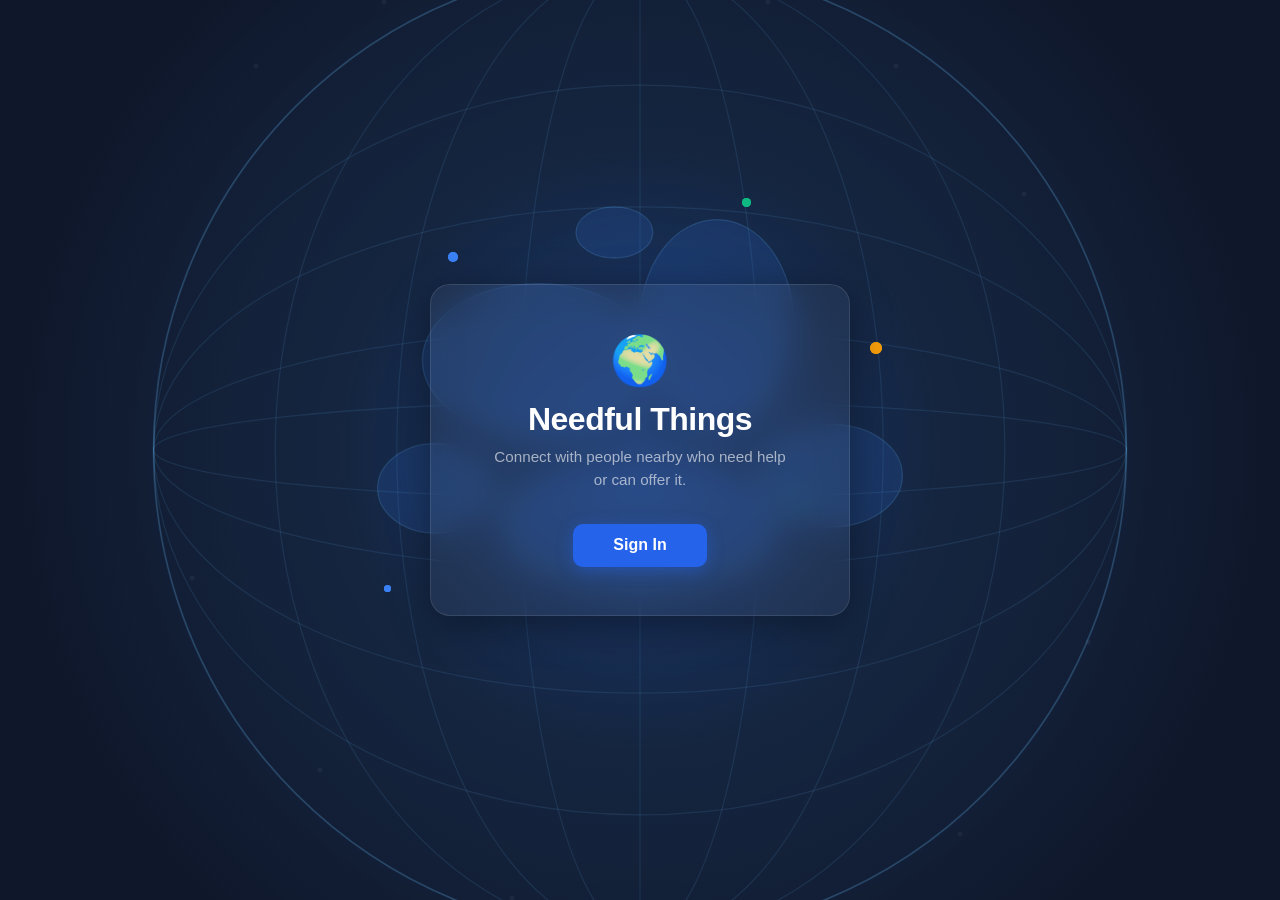
<file: static/index.html>
<!DOCTYPE html>
<html lang="en">
<head>
  <meta charset="UTF-8" />
  <meta name="viewport" content="width=device-width, initial-scale=1.0"/>
  <title>Needful Things</title>
  <style>
    * { box-sizing: border-box; margin: 0; padding: 0; }

    body {
      font-family: 'Segoe UI', sans-serif;
      height: 100vh;
      display: flex;
      align-items: center;
      justify-content: center;
      overflow: hidden;
      background: #0f172a;
      color: white;
    }

    /* Animated globe background */
    .globe-bg {
      position: fixed;
      inset: 0;
      z-index: 0;
      overflow: hidden;
    }
    .globe-bg svg {
      width: 100%;
      height: 100%;
    }

    /* Radial glow behind globe */
    .glow {
      position: fixed;
      width: 600px;
      height: 600px;
      border-radius: 50%;
      background: radial-gradient(circle, rgba(37,99,235,0.25) 0%, transparent 70%);
      top: 50%;
      left: 50%;
      transform: translate(-50%, -50%);
      z-index: 0;
      animation: pulse 4s ease-in-out infinite;
    }
    @keyframes pulse {
      0%, 100% { transform: translate(-50%, -50%) scale(1); opacity: 0.7; }
      50% { transform: translate(-50%, -50%) scale(1.08); opacity: 1; }
    }

    /* Floating pin dots */
    .pin {
      position: fixed;
      border-radius: 50%;
      z-index: 1;
      animation: float 6s ease-in-out infinite;
    }
    .pin::after {
      content: '';
      display: block;
      width: 100%;
      height: 100%;
      border-radius: 50%;
      background: inherit;
      animation: ripple 3s ease-out infinite;
    }
    @keyframes float {
      0%, 100% { transform: translateY(0); }
      50% { transform: translateY(-10px); }
    }
    @keyframes ripple {
      0% { transform: scale(1); opacity: 0.6; }
      100% { transform: scale(3); opacity: 0; }
    }

    /* Card */
    .card {
      position: relative;
      z-index: 10;
      text-align: center;
      background: rgba(255,255,255,0.05);
      border: 1px solid rgba(255,255,255,0.1);
      backdrop-filter: blur(16px);
      border-radius: 20px;
      padding: 3rem 3.5rem;
      max-width: 420px;
      width: 90%;
      box-shadow: 0 8px 40px rgba(0,0,0,0.4);
    }
    .card .icon { font-size: 3rem; margin-bottom: 0.75rem; }
    .card h1 { font-size: 2rem; font-weight: 700; letter-spacing: -0.5px; margin-bottom: 0.5rem; }
    .card p { color: rgba(255,255,255,0.6); font-size: 0.95rem; margin-bottom: 2rem; line-height: 1.5; }
    .btn {
      display: inline-block;
      padding: 0.8rem 2.5rem;
      background: #2563eb;
      color: white;
      text-decoration: none;
      border-radius: 10px;
      font-size: 1rem;
      font-weight: 600;
      transition: background 0.2s, transform 0.15s;
      box-shadow: 0 4px 16px rgba(37,99,235,0.4);
    }
    .btn:hover { background: #1d4ed8; transform: translateY(-1px); }
  </style>
</head>
<body>

  <!-- Globe SVG background -->
  <div class="globe-bg">
    <svg viewBox="0 0 1000 1000" preserveAspectRatio="xMidYMid slice" xmlns="http://www.w3.org/2000/svg">
      <defs>
        <radialGradient id="bgGrad" cx="50%" cy="50%" r="50%">
          <stop offset="0%" stop-color="#1e3a5f" stop-opacity="0.6"/>
          <stop offset="100%" stop-color="#0f172a" stop-opacity="1"/>
        </radialGradient>
      </defs>
      <rect width="1000" height="1000" fill="url(#bgGrad)"/>

      <!-- Latitude lines -->
      <g stroke="rgba(99,179,237,0.12)" stroke-width="1" fill="none">
        <ellipse cx="500" cy="500" rx="380" ry="380"/>
        <ellipse cx="500" cy="500" rx="380" ry="285"/>
        <ellipse cx="500" cy="500" rx="380" ry="190"/>
        <ellipse cx="500" cy="500" rx="380" ry="95"/>
        <ellipse cx="500" cy="500" rx="380" ry="38"/>
        <!-- Longitude lines -->
        <ellipse cx="500" cy="500" rx="95" ry="380"/>
        <ellipse cx="500" cy="500" rx="190" ry="380"/>
        <ellipse cx="500" cy="500" rx="285" ry="380"/>
        <line x1="500" y1="120" x2="500" y2="880"/>
      </g>

      <!-- Outer circle -->
      <circle cx="500" cy="500" r="380" stroke="rgba(99,179,237,0.18)" stroke-width="1.5" fill="none"/>

      <!-- Continent blobs (simplified) -->
      <g fill="rgba(59,130,246,0.15)" stroke="rgba(99,179,237,0.2)" stroke-width="1">
        <ellipse cx="420" cy="430" rx="90" ry="60"/>
        <ellipse cx="560" cy="400" rx="60" ry="80"/>
        <ellipse cx="500" cy="560" rx="110" ry="50"/>
        <ellipse cx="340" cy="530" rx="45" ry="35"/>
        <ellipse cx="650" cy="520" rx="55" ry="40"/>
        <ellipse cx="480" cy="330" rx="30" ry="20"/>
      </g>

      <!-- Subtle dot grid -->
      <g fill="rgba(148,163,184,0.08)">
        <circle cx="200" cy="200" r="2"/><circle cx="300" cy="150" r="2"/><circle cx="700" cy="200" r="2"/>
        <circle cx="800" cy="300" r="2"/><circle cx="150" cy="600" r="2"/><circle cx="850" cy="650" r="2"/>
        <circle cx="250" cy="750" r="2"/><circle cx="750" cy="800" r="2"/><circle cx="600" cy="150" r="2"/>
        <circle cx="400" cy="850" r="2"/>
      </g>
    </svg>
  </div>

  <div class="glow"></div>

  <!-- Floating pin dots -->
  <div class="pin" style="width:10px;height:10px;background:#3b82f6;top:28%;left:35%;animation-delay:0s"></div>
  <div class="pin" style="width:8px;height:8px;background:#10b981;top:55%;left:62%;animation-delay:1.5s"></div>
  <div class="pin" style="width:12px;height:12px;background:#f59e0b;top:38%;left:68%;animation-delay:0.8s"></div>
  <div class="pin" style="width:7px;height:7px;background:#3b82f6;top:65%;left:30%;animation-delay:2.2s"></div>
  <div class="pin" style="width:9px;height:9px;background:#10b981;top:22%;left:58%;animation-delay:3s"></div>

  <div class="card">
    <div class="icon">🌍</div>
    <h1>Needful Things</h1>
    <p>Connect with people nearby who need help or can offer it.</p>
    <a class="btn" href="https://dybar52ziekaj.cloudfront.net/login">Sign In</a>
  </div>

</body>
</html>
</file>
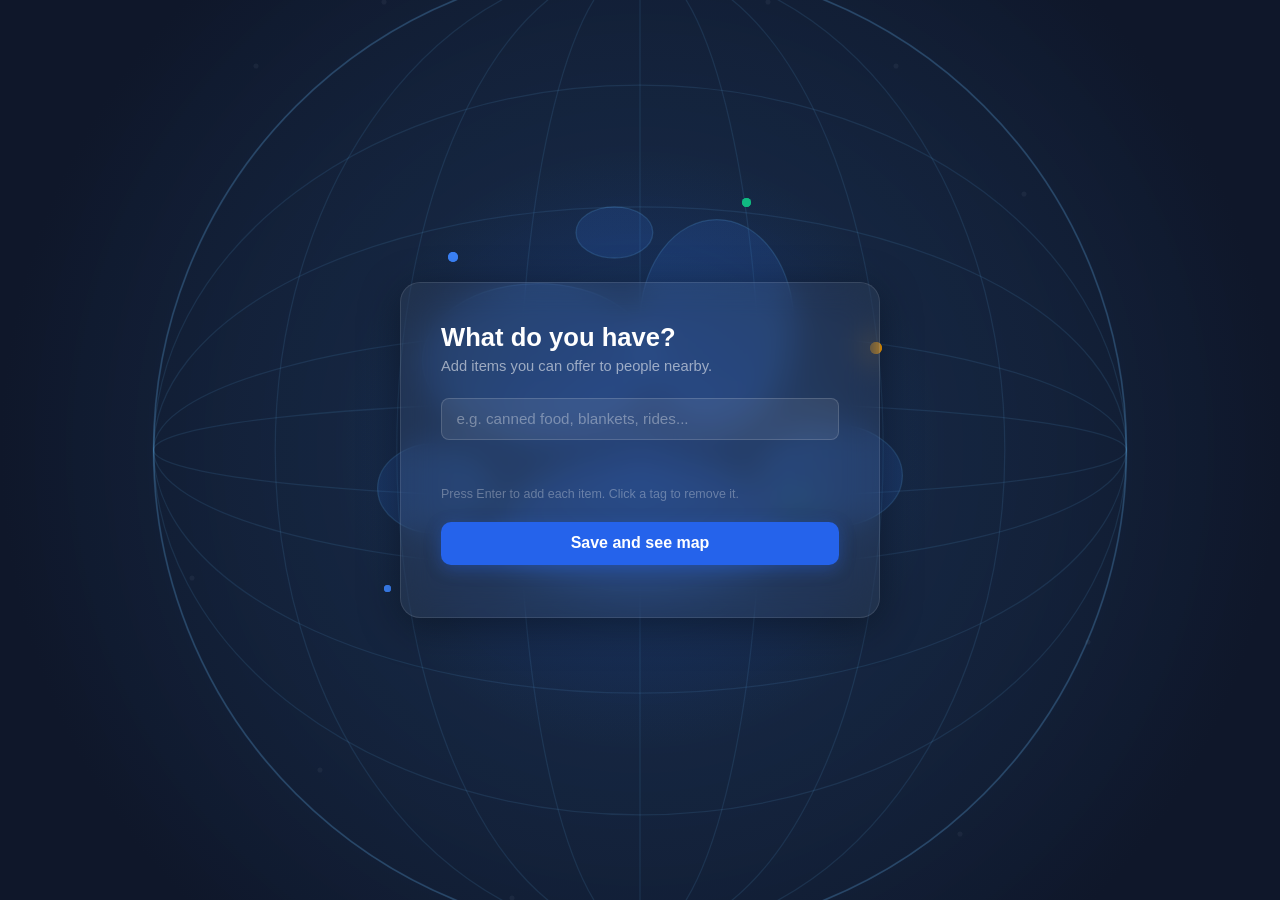
<file: static/resources.html>
<!DOCTYPE html>
<html lang="en">
<head>
  <meta charset="UTF-8"/>
  <meta name="viewport" content="width=device-width, initial-scale=1.0"/>
  <title>Your Resources</title>
  <style>
    * { box-sizing: border-box; margin: 0; padding: 0; }

    body {
      font-family: 'Segoe UI', sans-serif;
      min-height: 100vh;
      display: flex;
      align-items: center;
      justify-content: center;
      overflow: hidden;
      background: #0f172a;
      color: white;
      padding: 1rem;
    }

    .globe-bg {
      position: fixed;
      inset: 0;
      z-index: 0;
      overflow: hidden;
    }
    .globe-bg svg { width: 100%; height: 100%; }

    .glow {
      position: fixed;
      width: 600px; height: 600px;
      border-radius: 50%;
      background: radial-gradient(circle, rgba(37,99,235,0.25) 0%, transparent 70%);
      top: 50%; left: 50%;
      transform: translate(-50%, -50%);
      z-index: 0;
      animation: pulse 4s ease-in-out infinite;
    }
    @keyframes pulse {
      0%, 100% { transform: translate(-50%, -50%) scale(1); opacity: 0.7; }
      50% { transform: translate(-50%, -50%) scale(1.08); opacity: 1; }
    }

    .pin {
      position: fixed;
      border-radius: 50%;
      z-index: 1;
      animation: float 6s ease-in-out infinite;
    }
    .pin::after {
      content: '';
      display: block;
      width: 100%; height: 100%;
      border-radius: 50%;
      background: inherit;
      animation: ripple 3s ease-out infinite;
    }
    @keyframes float {
      0%, 100% { transform: translateY(0); }
      50% { transform: translateY(-10px); }
    }
    @keyframes ripple {
      0% { transform: scale(1); opacity: 0.6; }
      100% { transform: scale(3); opacity: 0; }
    }

    .card {
      position: relative;
      z-index: 10;
      background: rgba(255,255,255,0.05);
      border: 1px solid rgba(255,255,255,0.1);
      backdrop-filter: blur(16px);
      border-radius: 20px;
      padding: 2.5rem 2.5rem;
      max-width: 480px;
      width: 100%;
      box-shadow: 0 8px 40px rgba(0,0,0,0.4);
    }

    .card h1 { font-size: 1.6rem; font-weight: 700; margin-bottom: 0.4rem; }
    .card > p { color: rgba(255,255,255,0.55); font-size: 0.92rem; margin-bottom: 1.5rem; }

    input[type=text] {
      width: 100%;
      padding: 0.7rem 0.9rem;
      background: rgba(255,255,255,0.08);
      border: 1px solid rgba(255,255,255,0.15);
      border-radius: 8px;
      font-size: 0.95rem;
      color: white;
      outline: none;
      margin-bottom: 0.5rem;
      transition: border-color 0.2s;
    }
    input[type=text]::placeholder { color: rgba(255,255,255,0.35); }
    input[type=text]:focus { border-color: #3b82f6; }

    .tags { margin-bottom: 0.75rem; min-height: 1.5rem; }
    .tag {
      display: inline-block;
      background: rgba(59,130,246,0.25);
      color: #93c5fd;
      border: 1px solid rgba(59,130,246,0.4);
      padding: 0.25rem 0.7rem;
      border-radius: 20px;
      margin: 0.2rem;
      font-size: 0.82rem;
      cursor: pointer;
      transition: background 0.15s;
    }
    .tag:hover { background: rgba(59,130,246,0.4); }

    small { color: rgba(255,255,255,0.3); font-size: 0.78rem; }

    .btn {
      width: 100%;
      padding: 0.8rem;
      border: none;
      border-radius: 10px;
      font-size: 1rem;
      font-weight: 600;
      cursor: pointer;
      margin-top: 1.25rem;
      transition: background 0.2s, transform 0.15s, opacity 0.2s;
      background: #2563eb;
      color: white;
      box-shadow: 0 4px 16px rgba(37,99,235,0.35);
    }
    .btn:hover:not(:disabled) { background: #1d4ed8; transform: translateY(-1px); }
    .btn:disabled { opacity: 0.4; cursor: not-allowed; }

    #status { margin-top: 0.75rem; color: #4ade80; text-align: center; font-size: 0.9rem; }
  </style>
</head>
<body>

  <div class="globe-bg">
    <svg viewBox="0 0 1000 1000" preserveAspectRatio="xMidYMid slice" xmlns="http://www.w3.org/2000/svg">
      <defs>
        <radialGradient id="bgGrad" cx="50%" cy="50%" r="50%">
          <stop offset="0%" stop-color="#1e3a5f" stop-opacity="0.6"/>
          <stop offset="100%" stop-color="#0f172a" stop-opacity="1"/>
        </radialGradient>
      </defs>
      <rect width="1000" height="1000" fill="url(#bgGrad)"/>
      <g stroke="rgba(99,179,237,0.12)" stroke-width="1" fill="none">
        <ellipse cx="500" cy="500" rx="380" ry="380"/>
        <ellipse cx="500" cy="500" rx="380" ry="285"/>
        <ellipse cx="500" cy="500" rx="380" ry="190"/>
        <ellipse cx="500" cy="500" rx="380" ry="95"/>
        <ellipse cx="500" cy="500" rx="380" ry="38"/>
        <ellipse cx="500" cy="500" rx="95" ry="380"/>
        <ellipse cx="500" cy="500" rx="190" ry="380"/>
        <ellipse cx="500" cy="500" rx="285" ry="380"/>
        <line x1="500" y1="120" x2="500" y2="880"/>
      </g>
      <circle cx="500" cy="500" r="380" stroke="rgba(99,179,237,0.18)" stroke-width="1.5" fill="none"/>
      <g fill="rgba(59,130,246,0.15)" stroke="rgba(99,179,237,0.2)" stroke-width="1">
        <ellipse cx="420" cy="430" rx="90" ry="60"/>
        <ellipse cx="560" cy="400" rx="60" ry="80"/>
        <ellipse cx="500" cy="560" rx="110" ry="50"/>
        <ellipse cx="340" cy="530" rx="45" ry="35"/>
        <ellipse cx="650" cy="520" rx="55" ry="40"/>
        <ellipse cx="480" cy="330" rx="30" ry="20"/>
      </g>
      <g fill="rgba(148,163,184,0.08)">
        <circle cx="200" cy="200" r="2"/><circle cx="300" cy="150" r="2"/><circle cx="700" cy="200" r="2"/>
        <circle cx="800" cy="300" r="2"/><circle cx="150" cy="600" r="2"/><circle cx="850" cy="650" r="2"/>
        <circle cx="250" cy="750" r="2"/><circle cx="750" cy="800" r="2"/><circle cx="600" cy="150" r="2"/>
        <circle cx="400" cy="850" r="2"/>
      </g>
    </svg>
  </div>

  <div class="glow"></div>

  <div class="pin" style="width:10px;height:10px;background:#3b82f6;top:28%;left:35%;animation-delay:0s"></div>
  <div class="pin" style="width:8px;height:8px;background:#10b981;top:55%;left:62%;animation-delay:1.5s"></div>
  <div class="pin" style="width:12px;height:12px;background:#f59e0b;top:38%;left:68%;animation-delay:0.8s"></div>
  <div class="pin" style="width:7px;height:7px;background:#3b82f6;top:65%;left:30%;animation-delay:2.2s"></div>
  <div class="pin" style="width:9px;height:9px;background:#10b981;top:22%;left:58%;animation-delay:3s"></div>

  <div class="card">
    <h1 id="title">What do you have?</h1>
    <p id="subtitle">Add items you can offer to people nearby.</p>
    <input type="text" id="itemInput" placeholder="e.g. canned food, blankets, rides..." />
    <div class="tags" id="tagList"></div>
    <small>Press Enter to add each item. Click a tag to remove it.</small>
    <button class="btn" id="submitBtn" onclick="submit()">Save and see map</button>
    <div id="status"></div>
  </div>

  <script>
    const role = localStorage.getItem('userRole') || 'have';

    if (role === 'need') {
      document.getElementById('title').textContent = 'What do you need?';
      document.getElementById('subtitle').textContent = 'Add items you are looking for nearby.';
      document.getElementById('itemInput').placeholder = 'e.g. food, shelter, medication...';
    }

    const items = [];

    document.getElementById('itemInput').addEventListener('keydown', e => {
      if (e.key === 'Enter') {
        e.preventDefault();
        const val = e.target.value.trim();
        if (val && !items.includes(val)) { items.push(val); renderTags(); }
        e.target.value = '';
      }
    });

    function renderTags() {
      document.getElementById('tagList').innerHTML = items.map((item, i) =>
        `<span class="tag" onclick="removeItem(${i})">✕ ${item}</span>`
      ).join('');
    }

    function removeItem(i) { items.splice(i, 1); renderTags(); }

    function getLocation() {
      return new Promise(resolve => {
        if (!navigator.geolocation) return resolve({ lat: null, lng: null });
        navigator.geolocation.getCurrentPosition(
          pos => resolve({ lat: pos.coords.latitude, lng: pos.coords.longitude }),
          () => resolve({ lat: null, lng: null })
        );
      });
    }

    function getToken() { return localStorage.getItem('id_token') || ''; }

    async function submit() {
      if (!items.length) return;
      const btn = document.getElementById('submitBtn');
      btn.disabled = true;
      const loc = await getLocation();
      const types = role === 'both' ? ['have', 'need'] : [role];
      for (const type of types) {
        await fetch('https://dybar52ziekaj.cloudfront.net/api/resources', {
          method: 'POST',
          credentials: 'include',
          headers: { 'Content-Type': 'application/json', 'Authorization': `Bearer ${getToken()}` },
          body: JSON.stringify({ type, items, lat: loc.lat, lng: loc.lng })
        });
      }
      document.getElementById('status').textContent = 'Saved! Taking you to the map...';
      setTimeout(() => window.location.href = '/map.html', 1000);
    }
  </script>
</body>
</html>
</file>
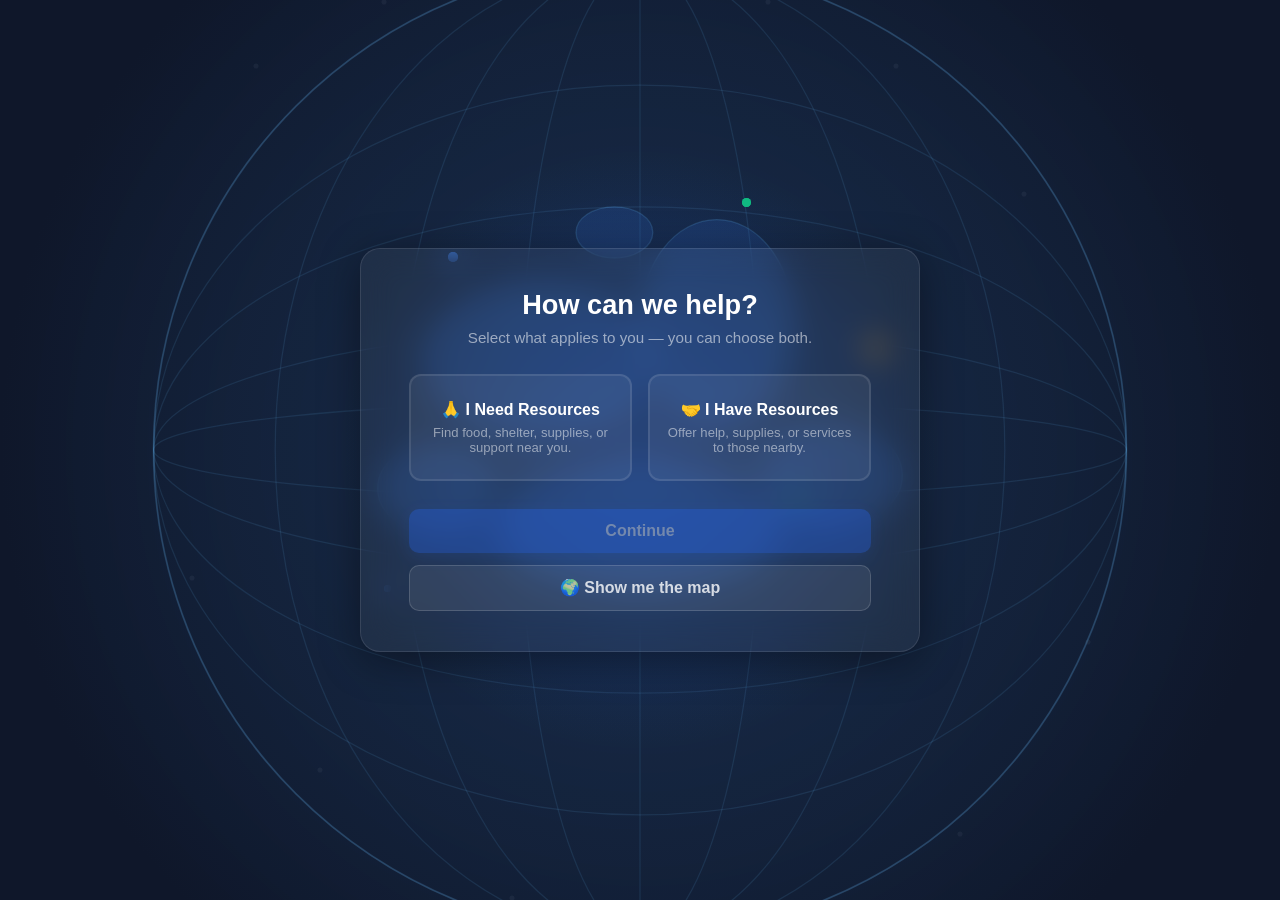
<file: static/role.html>
<!DOCTYPE html>
<html lang="en">
<head>
  <meta charset="UTF-8" />
  <meta name="viewport" content="width=device-width, initial-scale=1.0"/>
  <title>How can we help?</title>
  <style>
    * { box-sizing: border-box; margin: 0; padding: 0; }

    body {
      font-family: 'Segoe UI', sans-serif;
      height: 100vh;
      display: flex;
      align-items: center;
      justify-content: center;
      overflow: hidden;
      background: #0f172a;
      color: white;
    }

    .globe-bg {
      position: fixed;
      inset: 0;
      z-index: 0;
      overflow: hidden;
    }
    .globe-bg svg { width: 100%; height: 100%; }

    .glow {
      position: fixed;
      width: 600px; height: 600px;
      border-radius: 50%;
      background: radial-gradient(circle, rgba(37,99,235,0.25) 0%, transparent 70%);
      top: 50%; left: 50%;
      transform: translate(-50%, -50%);
      z-index: 0;
      animation: pulse 4s ease-in-out infinite;
    }
    @keyframes pulse {
      0%, 100% { transform: translate(-50%, -50%) scale(1); opacity: 0.7; }
      50% { transform: translate(-50%, -50%) scale(1.08); opacity: 1; }
    }

    .pin {
      position: fixed;
      border-radius: 50%;
      z-index: 1;
      animation: float 6s ease-in-out infinite;
    }
    .pin::after {
      content: '';
      display: block;
      width: 100%; height: 100%;
      border-radius: 50%;
      background: inherit;
      animation: ripple 3s ease-out infinite;
    }
    @keyframes float {
      0%, 100% { transform: translateY(0); }
      50% { transform: translateY(-10px); }
    }
    @keyframes ripple {
      0% { transform: scale(1); opacity: 0.6; }
      100% { transform: scale(3); opacity: 0; }
    }

    .card {
      position: relative;
      z-index: 10;
      text-align: center;
      background: rgba(255,255,255,0.05);
      border: 1px solid rgba(255,255,255,0.1);
      backdrop-filter: blur(16px);
      border-radius: 20px;
      padding: 2.5rem 3rem;
      max-width: 560px;
      width: 92%;
      box-shadow: 0 8px 40px rgba(0,0,0,0.4);
    }

    .card h1 { font-size: 1.7rem; font-weight: 700; margin-bottom: 0.5rem; }
    .card > p { color: rgba(255,255,255,0.55); font-size: 0.95rem; margin-bottom: 1.75rem; }

    .options { display: flex; gap: 1rem; justify-content: center; }

    .option-card {
      flex: 1;
      padding: 1.5rem 1rem;
      background: rgba(255,255,255,0.06);
      border: 2px solid rgba(255,255,255,0.1);
      border-radius: 12px;
      cursor: pointer;
      text-align: center;
      transition: border-color 0.2s, background 0.2s;
    }
    .option-card:hover { border-color: rgba(99,179,237,0.5); background: rgba(255,255,255,0.1); }
    .option-card.selected { border-color: #3b82f6; background: rgba(59,130,246,0.15); }
    .option-card h2 { font-size: 1rem; font-weight: 600; margin-bottom: 0.4rem; color: white; }
    .option-card p { font-size: 0.82rem; color: rgba(255,255,255,0.5); margin: 0; }

    .actions { display: flex; flex-direction: column; gap: 0.75rem; margin-top: 1.75rem; }

    .btn {
      width: 100%;
      padding: 0.8rem;
      border: none;
      border-radius: 10px;
      font-size: 1rem;
      font-weight: 600;
      cursor: pointer;
      transition: background 0.2s, transform 0.15s, opacity 0.2s;
    }
    .btn-primary {
      background: #2563eb;
      color: white;
      opacity: 0.35;
      pointer-events: none;
      box-shadow: 0 4px 16px rgba(37,99,235,0.35);
    }
    .btn-primary.active { opacity: 1; pointer-events: auto; }
    .btn-primary.active:hover { background: #1d4ed8; transform: translateY(-1px); }

    .btn-secondary {
      background: rgba(255,255,255,0.08);
      color: rgba(255,255,255,0.8);
      border: 1px solid rgba(255,255,255,0.15);
    }
    .btn-secondary:hover { background: rgba(255,255,255,0.14); transform: translateY(-1px); }
  </style>
</head>
<body>

  <div class="globe-bg">
    <svg viewBox="0 0 1000 1000" preserveAspectRatio="xMidYMid slice" xmlns="http://www.w3.org/2000/svg">
      <defs>
        <radialGradient id="bgGrad" cx="50%" cy="50%" r="50%">
          <stop offset="0%" stop-color="#1e3a5f" stop-opacity="0.6"/>
          <stop offset="100%" stop-color="#0f172a" stop-opacity="1"/>
        </radialGradient>
      </defs>
      <rect width="1000" height="1000" fill="url(#bgGrad)"/>
      <g stroke="rgba(99,179,237,0.12)" stroke-width="1" fill="none">
        <ellipse cx="500" cy="500" rx="380" ry="380"/>
        <ellipse cx="500" cy="500" rx="380" ry="285"/>
        <ellipse cx="500" cy="500" rx="380" ry="190"/>
        <ellipse cx="500" cy="500" rx="380" ry="95"/>
        <ellipse cx="500" cy="500" rx="380" ry="38"/>
        <ellipse cx="500" cy="500" rx="95" ry="380"/>
        <ellipse cx="500" cy="500" rx="190" ry="380"/>
        <ellipse cx="500" cy="500" rx="285" ry="380"/>
        <line x1="500" y1="120" x2="500" y2="880"/>
      </g>
      <circle cx="500" cy="500" r="380" stroke="rgba(99,179,237,0.18)" stroke-width="1.5" fill="none"/>
      <g fill="rgba(59,130,246,0.15)" stroke="rgba(99,179,237,0.2)" stroke-width="1">
        <ellipse cx="420" cy="430" rx="90" ry="60"/>
        <ellipse cx="560" cy="400" rx="60" ry="80"/>
        <ellipse cx="500" cy="560" rx="110" ry="50"/>
        <ellipse cx="340" cy="530" rx="45" ry="35"/>
        <ellipse cx="650" cy="520" rx="55" ry="40"/>
        <ellipse cx="480" cy="330" rx="30" ry="20"/>
      </g>
      <g fill="rgba(148,163,184,0.08)">
        <circle cx="200" cy="200" r="2"/><circle cx="300" cy="150" r="2"/><circle cx="700" cy="200" r="2"/>
        <circle cx="800" cy="300" r="2"/><circle cx="150" cy="600" r="2"/><circle cx="850" cy="650" r="2"/>
        <circle cx="250" cy="750" r="2"/><circle cx="750" cy="800" r="2"/><circle cx="600" cy="150" r="2"/>
        <circle cx="400" cy="850" r="2"/>
      </g>
    </svg>
  </div>

  <div class="glow"></div>

  <div class="pin" style="width:10px;height:10px;background:#3b82f6;top:28%;left:35%;animation-delay:0s"></div>
  <div class="pin" style="width:8px;height:8px;background:#10b981;top:55%;left:62%;animation-delay:1.5s"></div>
  <div class="pin" style="width:12px;height:12px;background:#f59e0b;top:38%;left:68%;animation-delay:0.8s"></div>
  <div class="pin" style="width:7px;height:7px;background:#3b82f6;top:65%;left:30%;animation-delay:2.2s"></div>
  <div class="pin" style="width:9px;height:9px;background:#10b981;top:22%;left:58%;animation-delay:3s"></div>

  <div class="card">
    <h1>How can we help?</h1>
    <p>Select what applies to you — you can choose both.</p>
    <div class="options">
      <div class="option-card" data-role="need" onclick="toggle(this)">
        <h2>🙏 I Need Resources</h2>
        <p>Find food, shelter, supplies, or support near you.</p>
      </div>
      <div class="option-card" data-role="have" onclick="toggle(this)">
        <h2>🤝 I Have Resources</h2>
        <p>Offer help, supplies, or services to those nearby.</p>
      </div>
    </div>
    <div class="actions">
      <button class="btn btn-primary" id="continueBtn" onclick="proceed()">Continue</button>
      <button class="btn btn-secondary" onclick="skipToMap()">🌍 Show me the map</button>
    </div>
  </div>

  <script>
    const hash = window.location.hash;
    if (hash.includes('token=')) {
      const token = hash.split('token=')[1];
      localStorage.setItem('id_token', token);
      history.replaceState(null, '', window.location.pathname);
    }

    const selected = new Set();

    function toggle(card) {
      const role = card.dataset.role;
      if (selected.has(role)) {
        selected.delete(role);
        card.classList.remove('selected');
      } else {
        selected.add(role);
        card.classList.add('selected');
      }
      document.getElementById('continueBtn').classList.toggle('active', selected.size > 0);
    }

    function proceed() {
      const role = selected.size === 2 ? 'both' : [...selected][0];
      localStorage.setItem('userRole', role);
      window.location.href = '/resources.html';
    }

    function skipToMap() {
      localStorage.setItem('userRole', localStorage.getItem('userRole') || 'both');
      window.location.href = '/map.html';
    }
  </script>
</body>
</html>
</file>
